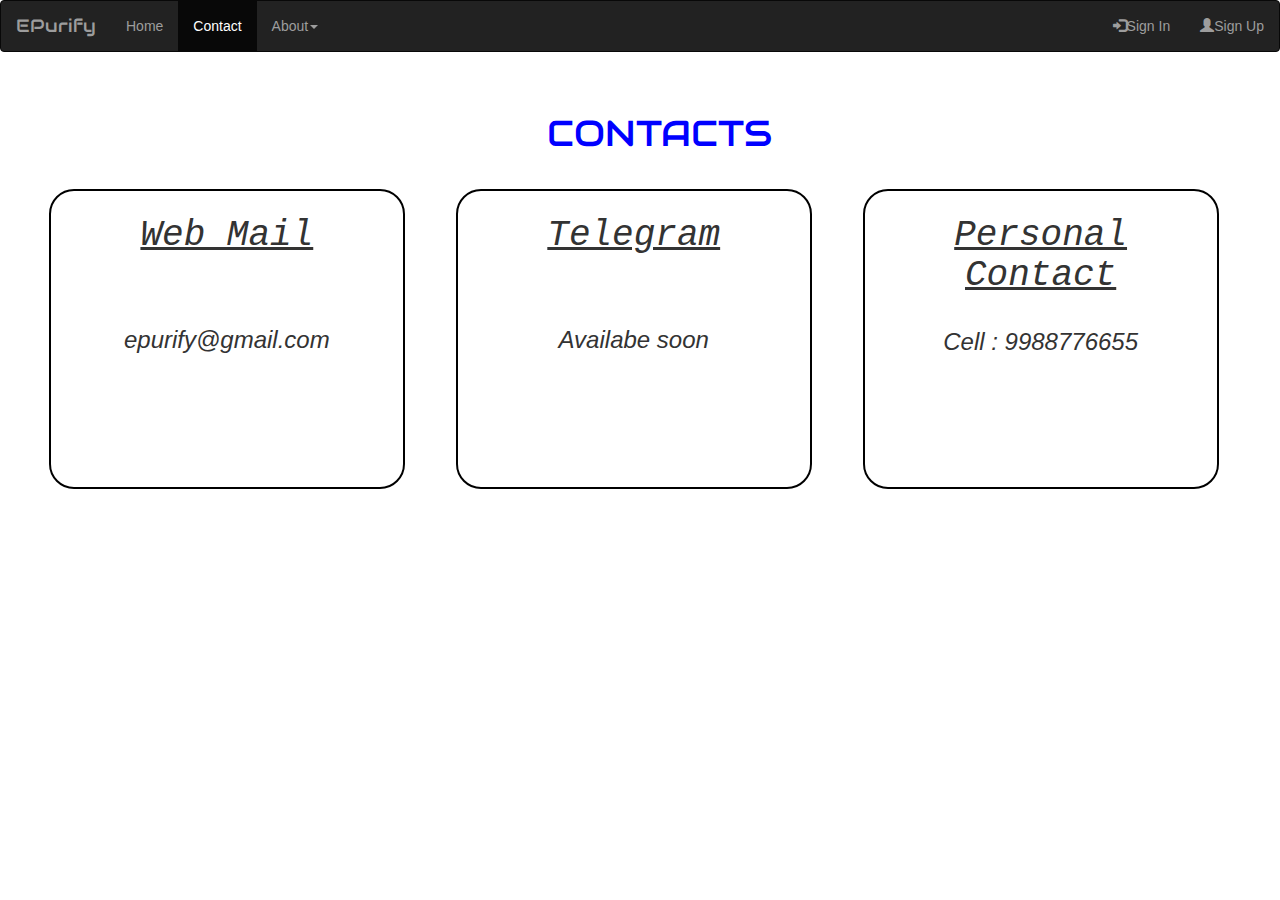
<file: contact.html>
<html lang="en">
<head>
    <meta charset="UTF-8">
    <meta http-equiv="X-UA-Compatible" content="IE=edge">
    <meta name="viewport" content="width=device-width, initial-scale=1.0">
    <title>About - EPurify</title>
    <link href='https://fonts.googleapis.com/css?family=Audiowide' rel='stylesheet'>
    <link rel="stylesheet" href="https://maxcdn.bootstrapcdn.com/bootstrap/3.4.1/css/bootstrap.min.css">
    <script src="https://ajax.googleapis.com/ajax/libs/jquery/3.5.1/jquery.min.js"></script>
    <script src="https://maxcdn.bootstrapcdn.com/bootstrap/3.4.1/js/bootstrap.min.js"></script>
    <link rel="icon" type="x-icon" href="Images/favicon.jpg">
    <link rel="stylesheet" href="styleindex.css">
</head>
<body>
    <nav class="navbar navbar-inverse">
        <div class="container-fluid">
            <div class="navbar-header">
                <a style="font-family: Audiowide;" class="navbar-brand" href="#">EPurify</a>
            </div>
            <ul class="nav navbar-nav">
                <li ><a href="index.html">Home</a></li>
                <li class="active"><a href="contact.html">Contact</a></li>
                <li class="dropdown"><a class="dropdown-toggle" data-toggle="dropdown" href="#">About<span class="caret"></span></a>
                    <ul class="dropdown-menu">
                      <li><a href="companyabout.html">Company</a></li>
                      <li><a href="rulesabout.html">Rules</a></li>
                    </ul>
                  </li>
            </ul>
            <ul class="nav navbar-nav navbar-right">
                <li><a href="signin.html"><span class="glyphicon glyphicon-log-in"></span>Sign In</a></li>
                <li><a href='signup.html'><span class="glyphicon glyphicon-user"></span>Sign Up</a></li>
            </ul>

        </div>
    </nav>
    <div id="ml">
        <h1 style="font-family: Audiowide, 'Times New Roman', Times, serif;text-align: center;margin-top: 5%;color: blue;">CONTACTS</h1>
        <div class="row">
            <div class="column">
                <h1>Web Mail</h1>
                <h3>epurify@gmail.com</h3>
            </div>
            <div class="column">
                <h1>Telegram</h1>
                <h3>Availabe soon</h3>
            </div>
            <div class="column">
                <h1>Personal Contact</h1>
                <h3 style="padding-top: 4%;">Cell : 9988776655</h3>
            </div>
        </div>
    </div>
</body>
</html>
</file>
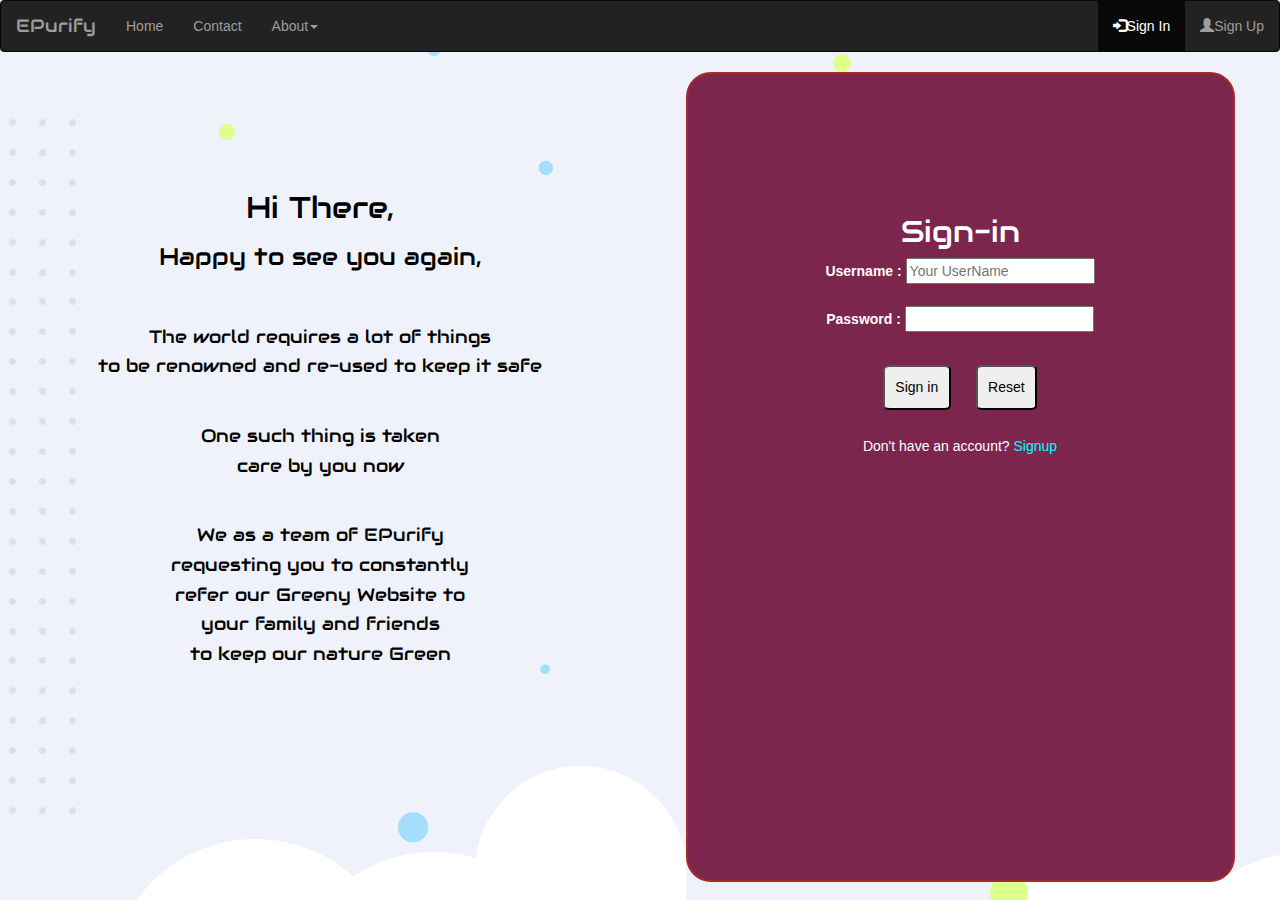
<file: signin.html>
<html lang="en">
<head>
    <meta charset="UTF-8">
    <meta http-equiv="X-UA-Compatible" content="IE=edge">
    <meta name="viewport" content="width=device-width, initial-scale=1.0">
    <title>Signin</title>
    <style>
        body{
            background-image: url("Images//bg-light.png");
            background-repeat: no-repeat;
            background-attachment: fixed;
        }
    </style>
    <link href='https://fonts.googleapis.com/css?family=Audiowide' rel='stylesheet'>
    <link rel="stylesheet" href="https://maxcdn.bootstrapcdn.com/bootstrap/3.4.1/css/bootstrap.min.css">
    <script src="https://ajax.googleapis.com/ajax/libs/jquery/3.5.1/jquery.min.js"></script>
    <script src="https://maxcdn.bootstrapcdn.com/bootstrap/3.4.1/js/bootstrap.min.js"></script>
    <link rel="icon" type="x-icon" href="Images/favicon.jpg">
    <link rel="stylesheet" href="styleindex.css"
    
</head>
<body>
    <nav class="navbar navbar-inverse">
        <div class="container-fluid">
            <div class="navbar-header">
                <a style="font-family: Audiowide;" class="navbar-brand" href="#">EPurify</a>
            </div>
            <ul class="nav navbar-nav">
                <li ><a href="index.html">Home</a></li>
                <li><a href="contact.html">Contact</a></li>
                <li class="dropdown"><a class="dropdown-toggle" data-toggle="dropdown" href="#">About<span class="caret"></span></a>
                    <ul class="dropdown-menu">
                      <li><a href="companyabout.html">Company</a></li>
                      <li><a href="rulesabout.html">Rules</a></li>
                    </ul>
                  </li>
            </ul>
            <ul class="nav navbar-nav navbar-right">
                <li class="active"><a href="signin.html"><span class="glyphicon glyphicon-log-in"></span>Sign In</a></li>
                <li><a href='signup.html'><span class="glyphicon glyphicon-user"></span>Sign Up</a></li>
            </ul>

        </div>
    </nav>


    <div class="container-fluid">
        <div class="row">
            <div class="col-sm-6 col-md-6 col-lg-6 d-flex justify-content-center text-center" >
                <div class="centered">
                    <h2><br><br><br>Hi There,<br></h2>
                    <h3>Happy to see you again, <br><br></h3>
                    <h4><br>The world requires a lot of things </h4>
                    <h4>to be renowned and re-used to keep it safe<br><br></h4>
                    <h4><br>One such thing is taken </h4>
                    <h4>care by you now<br><br></h4>
                    <h4><br>We as a team of EPurify</h4>
                    <h4>requesting you to constantly </h4>
                    <h4>refer our Greeny Website to </h4>
                    <h4>your family and friends</h4>
                    <h4>to keep our nature Green<br><br><br></h4>
                
                </div>
              </div>
              <div class="col-sm-6 col-md-6 col-lg-6" >
                <div class="formborder container">
                    <div id="signinformcenter">
                    <form class="formcontent" >
                        <h2 >Sign-in</h2>
                        <label for="lname">Username : </label>
                         <input type="text" id="lname" placeholder="Your UserName"><br><br>
                        <label for="lpassword">Password : </label>
                        <input type="password" id="lpassword"><br><br>
                        <input class="btn-form" type="submit" value="Sign in">
                        <input class="btn-form" type="reset" value="Reset"><br>
                        <p>Don't have an account? <a href="signup.html"><span style="color: aqua;">Signup</span></a> </p>
                    </form>
                    </div>
                </div>
              </div>
        </div>
    </div>

    
    
    
</body>
</html>
</file>
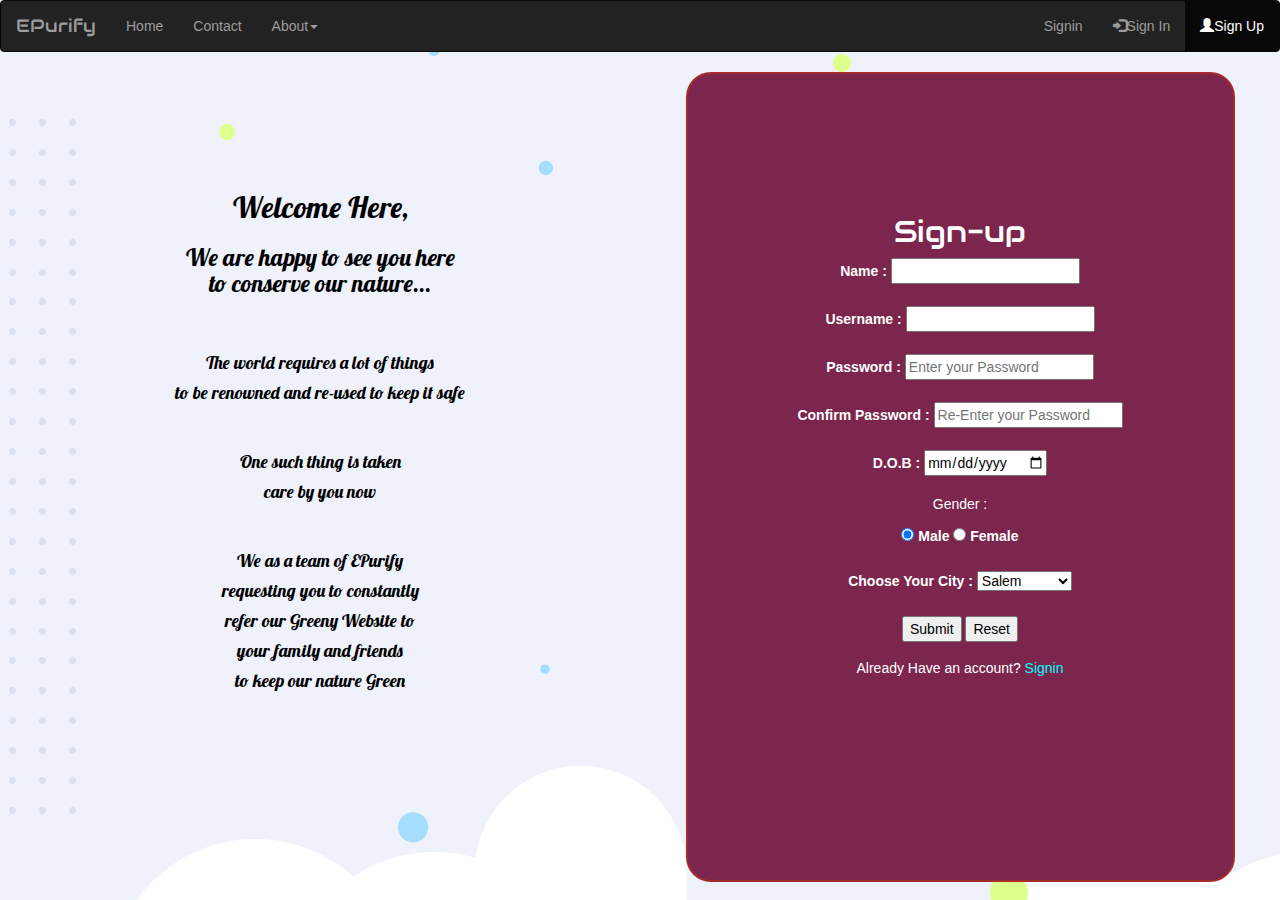
<file: signup.html>
<html lang="en">
<head>
    <meta charset="UTF-8">
    <meta http-equiv="X-UA-Compatible" content="IE=edge">
    <meta name="viewport" content="width=device-width, initial-scale=1.0">
    <title>Signup</title>
    <link href='https://fonts.googleapis.com/css?family=Audiowide' rel='stylesheet'>
    <link rel="stylesheet" href="https://maxcdn.bootstrapcdn.com/bootstrap/3.4.1/css/bootstrap.min.css">
    <script src="https://ajax.googleapis.com/ajax/libs/jquery/3.5.1/jquery.min.js"></script>
    <script src="https://maxcdn.bootstrapcdn.com/bootstrap/3.4.1/js/bootstrap.min.js"></script>
    <link rel="icon" type="x-icon" href="Images/favicon.jpg">
    <style>
        body{
            background-image: url("Images/bg-light.png");
            background-repeat: no-repeat;
            background-attachment: fixed;
        }
    </style>
    <link rel="stylesheet" href="styleindex.css">
    <link href="https://fonts.googleapis.com/css2?family=Lobster&display=swap" rel="stylesheet">
</head>
<body>
    <nav class="navbar navbar-inverse">
        <div class="container-fluid">
            <div class="navbar-header">
                <a style="font-family: Audiowide;" class="navbar-brand" href="#">EPurify</a>
            </div>
            <ul class="nav navbar-nav">
                <li ><a href="index.html">Home</a></li>
                <li><a href="contact.html">Contact</a></li>
                <li class="dropdown"><a class="dropdown-toggle" data-toggle="dropdown" href="#">About<span class="caret"></span></a>
                    <ul class="dropdown-menu">
                      <li><a href="companyabout.html">Company</a></li>
                      <li><a href="rulesabout.html">Rules</a></li>
                    </ul>
                  </li>
            </ul>
            <ul class="nav navbar-nav navbar-right">
                <li ><a href="signin.html">Signin</a></li>
                <li><a href="signin.html"><span class="glyphicon glyphicon-log-in"></span>Sign In</a></li>
                <li class="active"><a href='signup.html'><span class="glyphicon glyphicon-user"></span>Sign Up</a></li>
            </ul>

        </div>
    </nav>

    <div class="container-fluid">
        <div class="row">
            <div class="col-sm-6 col-md-6 col-lg-6 d-flex justify-content-center text-center" >
                <div class="centered" style="font-family: 'Lobster', cursive;">
                    <h2><br><br><br>Welcome Here,<br></h2>
                    <h3>We are happy to see you here<br> to conserve our nature... <br><br></h3>
                    <h4><br>The world requires a lot of things </h4>
                    <h4>to be renowned and re-used to keep it safe<br><br></h4>
                    <h4><br>One such thing is taken </h4>
                    <h4>care by you now<br><br></h4>
                    <h4><br>We as a team of EPurify</h4>
                    <h4>requesting you to constantly </h4>
                    <h4>refer our Greeny Website to </h4>
                    <h4>your family and friends</h4>
                    <h4>to keep our nature Green<br><br><br></h4>
                
                </div>
              </div>
              <div class="col-sm-6 col-md-6 col-lg-6" >
                <div class="formborder container ">
                    <div id="signinformcenter">
                        <form class="formcontent">
                            <h2>Sign-up</h2>
                            <label for="name">Name : </label>
                            <input type="text" id="name" required><br><br>
                            <label for="uname">Username : </label>
                            <input type="text" id="uname" required ><br><br>
                            <label for="upassword">Password : </label>
                            <input type="password" id="upassword" placeholder="Enter your Password" required ><br><br>
                            <label for="uconfirmpass">Confirm Password : </label>
                            <input type="password" placeholder="Re-Enter your Password"  id="uconfirmpass" required><br><br>
                    
                            <label for="dob">D.O.B : </label>
                            <input type="date" id="dob" > <br>
                    
                            <p>Gender : </p>
                            <input type="radio" id="male" name="gender" value="Male" checked>
                            <label for="male" >Male</label>
                            <input type="radio" id="female" name="gender" value="Female">
                            <label for="female">Female</label><br><br>
                    
                            <label for="city">Choose Your City : </label>
                            <select id="city" name="city">
                                <option value="Erode" >Erode</option>
                                <option value="Salem" selected>Salem</option>
                                <option value="Coimbatore">Coimbatore</option>
                                <option value="Tiruppur">Tiruppur</option>
                                <option value="Chennai">Chennai</option>
                            </select><br><br>
                    
                            <input type="submit" value="Submit">
                            <input type="reset" value="Reset"> <br>
                    
                            <p>Already Have an account? <a href="signin.html"><span style="color: aqua;">Signin</span></a></p>
                    
                        </form>
                    </div>
                </div>
              </div>
        </div>
    </div>


    
    
    
</body>
</html>
</file>
<file: styleindex.css>
.centered{
    color: black;
    
    text-align: center;
    font-family: Audiowide;
}
.split{
  height: 100%;
  width: 50%;
  position: fixed;
  overflow-x: hidden;
  padding-top: 20px;
}
.left {
    left: 0;
  }
  
  .right {
    right: 0;
  }

  .formborder{
      border: 2px solid brown;
      border-radius: 25px;
      padding: 10px;
      background-color: 7c254d;
      color: white;
      width: 90%;
      height: 90%;
      
  }

.formcontent{
  text-align: center;
  margin-top: 25%;
}
.formcontent input,option,select{
  color: black;
}
.formcontent a{
  color: white;
  text-decoration: none;
}
.formcontent h2{
  font-family: Audiowide;
}
.formcontent p{
  padding-top: 3%;
}
.btn-form{
  padding: 2%;
  margin: 2%;
  border-radius: 10%;
}


  #ml{
    margin-left: 3%;
  }
  .row:after{
    content: "";
    display: table;
    clear: both;
  }
  .column{
    float: left;
    width: 28%;
    margin: 2%;
    padding: 5px;
    border: 2px solid black;
    border-radius: 25px;
    text-align: center;
    height: 300px;
  }
  .column h1{
    text-decoration: underline;
    font-style: italic;
    font-variant: normal;
    font-family: 'Courier New', Courier, monospace;
  }
  .column h3{
    font-style: oblique;
    font-family: Verdana, Geneva, Tahoma, sans-serif;
    padding-top: 15%;
  }

  .indexcontent1{
    margin: 3%;
    
    padding: 10px;
    
  }

  .indexcontent1{
    border: 2px solid brown;
    border-radius: 25px;
  }
  .indexcontent1:hover{
    box-shadow: 0px 8px 16px 0px rgba(0,0,0,0.2);
    border: none;
  }

  .dropdown-content{
    display: none;
    
  }
  .dropbtn:hover .dropdown-content{
    display: block;
    z-index: 1;
    position: absolute;
  }
</file>
